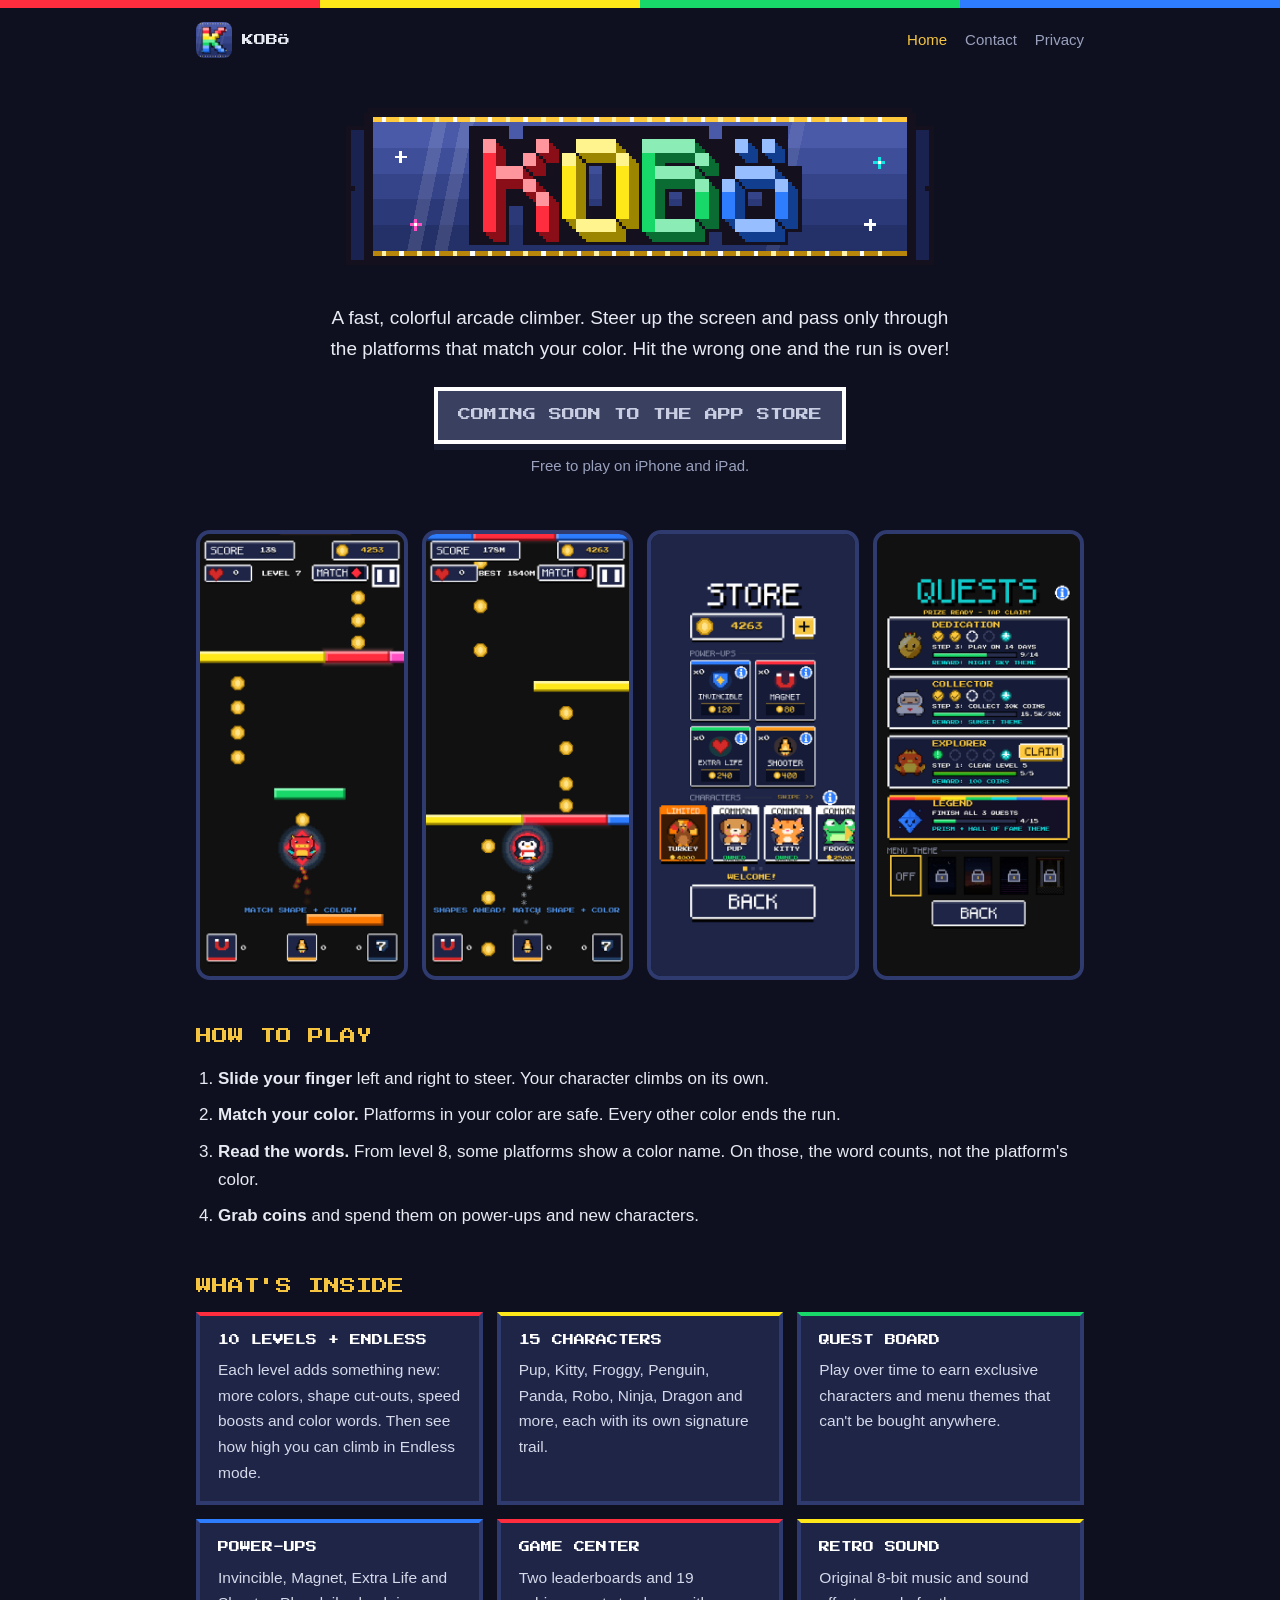
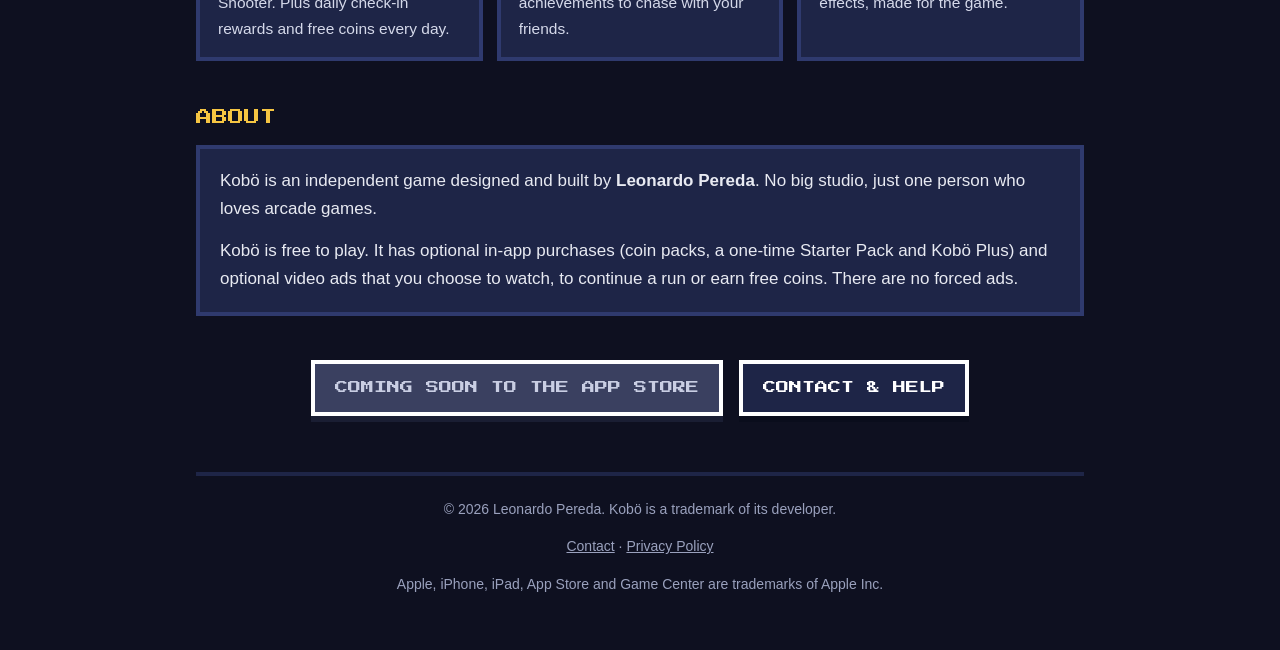
<file: index.html>
<!doctype html>
<html lang="en">
<head>
<meta charset="utf-8">
<meta name="viewport" content="width=device-width, initial-scale=1">
<title>Kobö: Match the Color. Keep Climbing</title>
<meta name="description" content="Kobö is a fast, colorful retro arcade climber for iPhone and iPad. Match your color, dodge the rest, collect characters and climb as high as you can.">
<meta property="og:title" content="Kobö: Match the Color. Keep Climbing">
<meta property="og:description" content="A fast, colorful retro arcade climber for iPhone and iPad.">
<meta property="og:image" content="https://kobogame.github.io/assets/icon-512.png">
<link rel="icon" href="assets/favicon.png">
<link rel="apple-touch-icon" href="assets/icon-180.png">
<link rel="stylesheet" href="site.css">
</head>
<body>
<div class="stripe"></div>
<div class="wrap">
  <nav>
    <a class="brand" href="./"><img src="assets/icon-180.png" alt="">KOBÖ</a>
    <div class="links"><a href="./" aria-current="page">Home</a><a href="contact.html">Contact</a><a href="privacy.html">Privacy</a></div>
  </nav>

  <header class="hero">
    <img class="logo" src="assets/logo.png" width="1240" height="354" alt="Kobö">
    <p class="tag">A fast, colorful arcade climber. Steer up the screen and pass only through the platforms that match your color. Hit the wrong one and the run is over!</p>
    <div class="cta">
      <a class="btn soon" data-appstore>COMING SOON TO THE APP STORE</a>
    </div>
    <p class="muted">Free to play on iPhone and iPad.</p>
  </header>

  <div class="shots">
    <img src="assets/shot-play.png" width="440" height="956" alt="Kobö gameplay: a ball climbing through colored platforms" loading="lazy">
    <img src="assets/shot-endless.png" width="440" height="956" alt="Endless mode" loading="lazy">
    <img src="assets/shot-store.png" width="440" height="956" alt="The Store with collectible characters" loading="lazy">
    <img src="assets/shot-quests.png" width="440" height="956" alt="The Quest Board" loading="lazy">
  </div>

  <h2>HOW TO PLAY</h2>
  <ol class="how">
    <li><strong>Slide your finger</strong> left and right to steer. Your character climbs on its own.</li>
    <li><strong>Match your color.</strong> Platforms in your color are safe. Every other color ends the run.</li>
    <li><strong>Read the words.</strong> From level 8, some platforms show a color name. On those, the word counts, not the platform's color.</li>
    <li><strong>Grab coins</strong> and spend them on power-ups and new characters.</li>
  </ol>

  <h2>WHAT'S INSIDE</h2>
  <div class="cards">
    <div class="card r"><h3>10 LEVELS + ENDLESS</h3><p>Each level adds something new: more colors, shape cut-outs, speed boosts and color words. Then see how high you can climb in Endless mode.</p></div>
    <div class="card y"><h3>15 CHARACTERS</h3><p>Pup, Kitty, Froggy, Penguin, Panda, Robo, Ninja, Dragon and more, each with its own signature trail.</p></div>
    <div class="card g"><h3>QUEST BOARD</h3><p>Play over time to earn exclusive characters and menu themes that can't be bought anywhere.</p></div>
    <div class="card b"><h3>POWER-UPS</h3><p>Invincible, Magnet, Extra Life and Shooter. Plus daily check-in rewards and free coins every day.</p></div>
    <div class="card r"><h3>GAME CENTER</h3><p>Two leaderboards and 19 achievements to chase with your friends.</p></div>
    <div class="card y"><h3>RETRO SOUND</h3><p>Original 8-bit music and sound effects, made for the game.</p></div>
  </div>

  <h2>ABOUT</h2>
  <div class="panel">
    <p>Kobö is an independent game designed and built by <strong>Leonardo Pereda</strong>. No big studio, just one person who loves arcade games.</p>
    <p style="margin:0">Kobö is free to play. It has optional in-app purchases (coin packs, a one-time Starter Pack and Kobö Plus) and optional video ads that you choose to watch, to continue a run or earn free coins. There are no forced ads.</p>
  </div>

  <section data-donate-section hidden>
    <h2>SUPPORT THE GAME</h2>
    <div class="panel center">
      <p>Enjoying Kobö? A small tip helps pay for new levels, characters and music. It's completely optional and doesn't unlock anything in the game.</p>
      <a class="btn" data-donate href="#" rel="noopener">TIP THE DEVELOPER</a>
    </div>
  </section>

  <div class="cta" style="margin-top:44px">
    <a class="btn soon" data-appstore>COMING SOON TO THE APP STORE</a>
    <a class="btn navy" href="contact.html">CONTACT &amp; HELP</a>
  </div>

  <footer>
    <p>© 2026 Leonardo Pereda. Kobö is a trademark of its developer.</p>
    <p><a href="contact.html">Contact</a> · <a href="privacy.html">Privacy Policy</a></p>
    <p>Apple, iPhone, iPad, App Store and Game Center are trademarks of Apple Inc.</p>
  </footer>
</div>
<script src="site.js"></script>
</body>
</html>
</file>
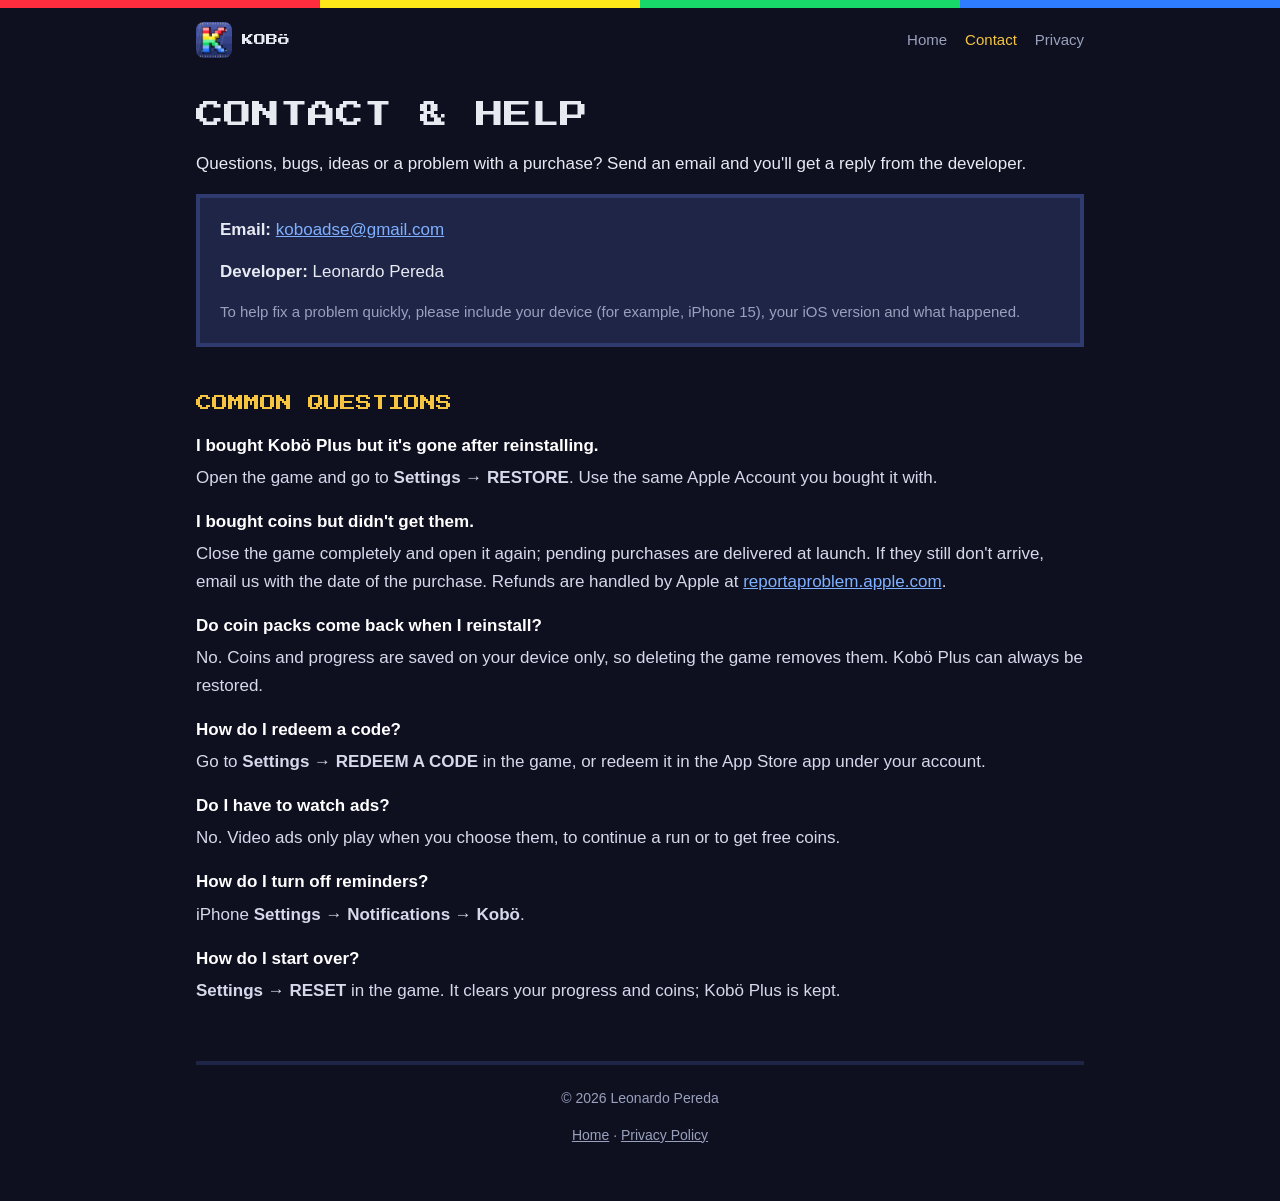
<file: contact.html>
<!doctype html>
<html lang="en">
<head>
<meta charset="utf-8">
<meta name="viewport" content="width=device-width, initial-scale=1">
<title>Kobö: Contact and Help</title>
<meta name="description" content="Contact the developer of Kobö and find answers to common questions about purchases, progress and ads.">
<link rel="icon" href="assets/favicon.png">
<link rel="stylesheet" href="site.css">
</head>
<body>
<div class="stripe"></div>
<div class="wrap">
  <nav>
    <a class="brand" href="./"><img src="assets/icon-180.png" alt="">KOBÖ</a>
    <div class="links"><a href="./">Home</a><a href="contact.html" aria-current="page">Contact</a><a href="privacy.html">Privacy</a></div>
  </nav>

  <h1 style="margin-top:22px">CONTACT &amp; HELP</h1>
  <p>Questions, bugs, ideas or a problem with a purchase? Send an email and you'll get a reply from the developer.</p>

  <div class="panel">
    <p><strong>Email:</strong> <a href="mailto:koboadse@gmail.com?subject=Kob%C3%B6%20support">koboadse@gmail.com</a></p>
    <p><strong>Developer:</strong> Leonardo Pereda</p>
    <p style="margin:0" class="muted">To help fix a problem quickly, please include your device (for example, iPhone 15), your iOS version and what happened.</p>
  </div>

  <h2>COMMON QUESTIONS</h2>
  <dl class="faq">
    <dt>I bought Kobö Plus but it's gone after reinstalling.</dt>
    <dd>Open the game and go to <strong>Settings → RESTORE</strong>. Use the same Apple Account you bought it with.</dd>
    <dt>I bought coins but didn't get them.</dt>
    <dd>Close the game completely and open it again; pending purchases are delivered at launch. If they still don't arrive, email us with the date of the purchase. Refunds are handled by Apple at <a href="https://reportaproblem.apple.com">reportaproblem.apple.com</a>.</dd>
    <dt>Do coin packs come back when I reinstall?</dt>
    <dd>No. Coins and progress are saved on your device only, so deleting the game removes them. Kobö Plus can always be restored.</dd>
    <dt>How do I redeem a code?</dt>
    <dd>Go to <strong>Settings → REDEEM A CODE</strong> in the game, or redeem it in the App Store app under your account.</dd>
    <dt>Do I have to watch ads?</dt>
    <dd>No. Video ads only play when you choose them, to continue a run or to get free coins.</dd>
    <dt>How do I turn off reminders?</dt>
    <dd>iPhone <strong>Settings → Notifications → Kobö</strong>.</dd>
    <dt>How do I start over?</dt>
    <dd><strong>Settings → RESET</strong> in the game. It clears your progress and coins; Kobö Plus is kept.</dd>
  </dl>

  <footer>
    <p>© 2026 Leonardo Pereda</p>
    <p><a href="./">Home</a> · <a href="privacy.html">Privacy Policy</a></p>
  </footer>
</div>
</body>
</html>
</file>
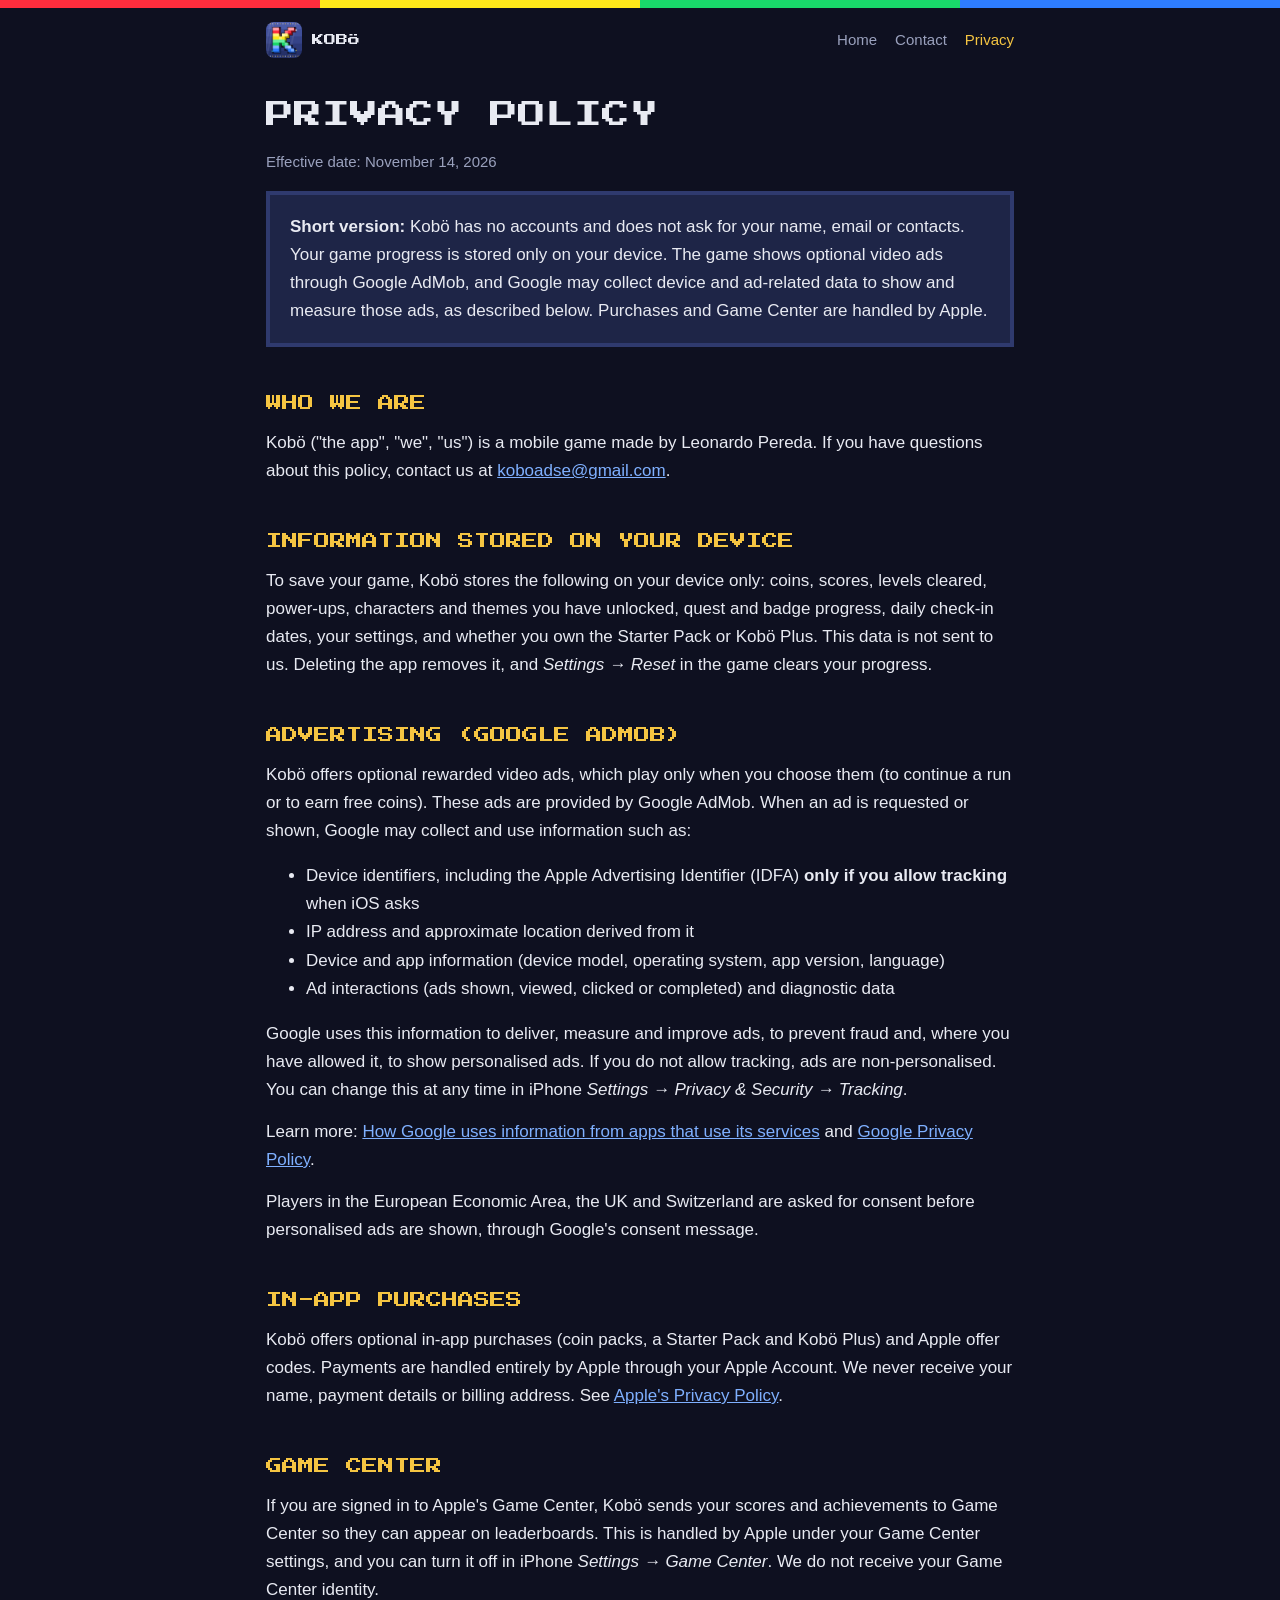
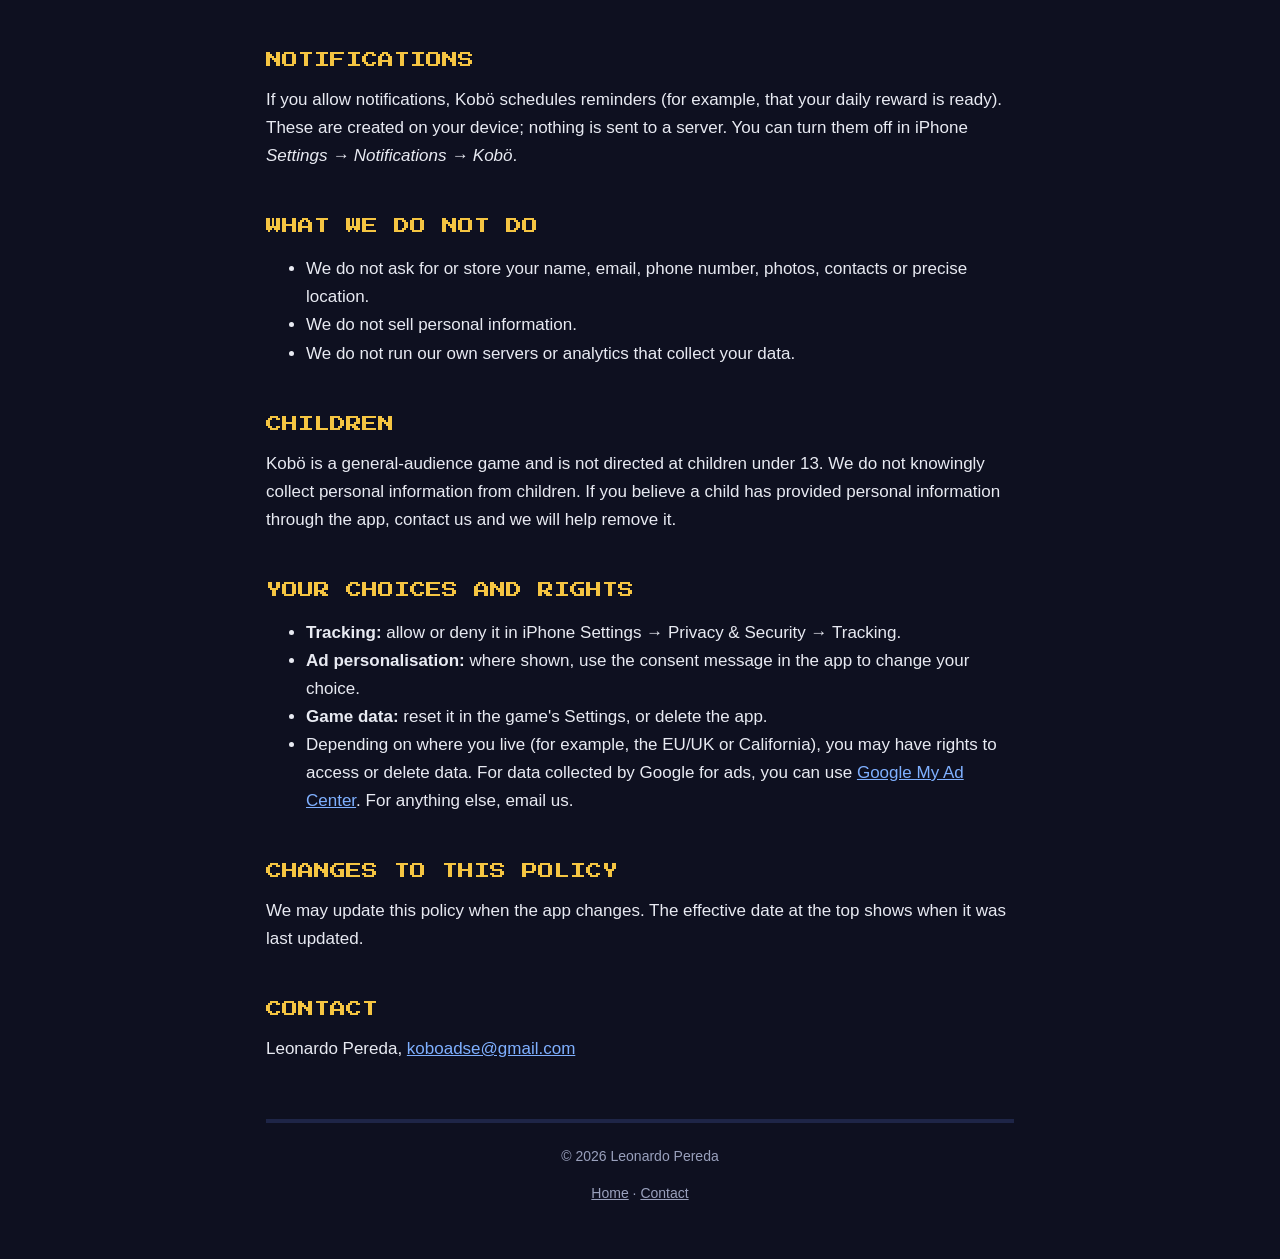
<file: privacy.html>
<!doctype html>
<html lang="en">
<head>
<meta charset="utf-8">
<meta name="viewport" content="width=device-width, initial-scale=1">
<title>Kobö: Privacy Policy</title>
<link rel="icon" href="assets/favicon.png">
<link rel="stylesheet" href="site.css">
</head>
<body>
<div class="stripe"></div>
<div class="wrap" style="max-width:780px">
  <nav>
    <a class="brand" href="./"><img src="assets/icon-180.png" alt="">KOBÖ</a>
    <div class="links"><a href="./">Home</a><a href="contact.html">Contact</a><a href="privacy.html" aria-current="page">Privacy</a></div>
  </nav>

  <h1 style="margin-top:22px">PRIVACY POLICY</h1>
  <p class="muted">Effective date: November 14, 2026</p>

  <div class="panel">
    <strong>Short version:</strong> Kobö has no accounts and does not ask for your name, email or contacts. Your game progress is stored only on your device. The game shows optional video ads through Google AdMob, and Google may collect device and ad-related data to show and measure those ads, as described below. Purchases and Game Center are handled by Apple.
  </div>

  <h2>WHO WE ARE</h2>
  <p>Kobö ("the app", "we", "us") is a mobile game made by Leonardo Pereda. If you have questions about this policy, contact us at <a href="mailto:koboadse@gmail.com">koboadse@gmail.com</a>.</p>

  <h2>INFORMATION STORED ON YOUR DEVICE</h2>
  <p>To save your game, Kobö stores the following on your device only: coins, scores, levels cleared, power-ups, characters and themes you have unlocked, quest and badge progress, daily check-in dates, your settings, and whether you own the Starter Pack or Kobö Plus. This data is not sent to us. Deleting the app removes it, and <em>Settings → Reset</em> in the game clears your progress.</p>

  <h2>ADVERTISING (GOOGLE ADMOB)</h2>
  <p>Kobö offers optional rewarded video ads, which play only when you choose them (to continue a run or to earn free coins). These ads are provided by Google AdMob. When an ad is requested or shown, Google may collect and use information such as:</p>
  <ul>
    <li>Device identifiers, including the Apple Advertising Identifier (IDFA) <strong>only if you allow tracking</strong> when iOS asks</li>
    <li>IP address and approximate location derived from it</li>
    <li>Device and app information (device model, operating system, app version, language)</li>
    <li>Ad interactions (ads shown, viewed, clicked or completed) and diagnostic data</li>
  </ul>
  <p>Google uses this information to deliver, measure and improve ads, to prevent fraud and, where you have allowed it, to show personalised ads. If you do not allow tracking, ads are non-personalised. You can change this at any time in iPhone <em>Settings → Privacy &amp; Security → Tracking</em>.</p>
  <p>Learn more: <a href="https://policies.google.com/technologies/partner-sites">How Google uses information from apps that use its services</a> and <a href="https://policies.google.com/privacy">Google Privacy Policy</a>.</p>
  <p>Players in the European Economic Area, the UK and Switzerland are asked for consent before personalised ads are shown, through Google's consent message.</p>

  <h2>IN-APP PURCHASES</h2>
  <p>Kobö offers optional in-app purchases (coin packs, a Starter Pack and Kobö Plus) and Apple offer codes. Payments are handled entirely by Apple through your Apple Account. We never receive your name, payment details or billing address. See <a href="https://www.apple.com/legal/privacy/">Apple's Privacy Policy</a>.</p>

  <h2>GAME CENTER</h2>
  <p>If you are signed in to Apple's Game Center, Kobö sends your scores and achievements to Game Center so they can appear on leaderboards. This is handled by Apple under your Game Center settings, and you can turn it off in iPhone <em>Settings → Game Center</em>. We do not receive your Game Center identity.</p>

  <h2>NOTIFICATIONS</h2>
  <p>If you allow notifications, Kobö schedules reminders (for example, that your daily reward is ready). These are created on your device; nothing is sent to a server. You can turn them off in iPhone <em>Settings → Notifications → Kobö</em>.</p>

  <h2>WHAT WE DO NOT DO</h2>
  <ul>
    <li>We do not ask for or store your name, email, phone number, photos, contacts or precise location.</li>
    <li>We do not sell personal information.</li>
    <li>We do not run our own servers or analytics that collect your data.</li>
  </ul>

  <h2>CHILDREN</h2>
  <p>Kobö is a general-audience game and is not directed at children under 13. We do not knowingly collect personal information from children. If you believe a child has provided personal information through the app, contact us and we will help remove it.</p>

  <h2>YOUR CHOICES AND RIGHTS</h2>
  <ul>
    <li><strong>Tracking:</strong> allow or deny it in iPhone Settings → Privacy &amp; Security → Tracking.</li>
    <li><strong>Ad personalisation:</strong> where shown, use the consent message in the app to change your choice.</li>
    <li><strong>Game data:</strong> reset it in the game's Settings, or delete the app.</li>
    <li>Depending on where you live (for example, the EU/UK or California), you may have rights to access or delete data. For data collected by Google for ads, you can use <a href="https://myadcenter.google.com/">Google My Ad Center</a>. For anything else, email us.</li>
  </ul>

  <h2>CHANGES TO THIS POLICY</h2>
  <p>We may update this policy when the app changes. The effective date at the top shows when it was last updated.</p>

  <h2>CONTACT</h2>
  <p>Leonardo Pereda, <a href="mailto:koboadse@gmail.com">koboadse@gmail.com</a></p>

  <footer>
    <p>© 2026 Leonardo Pereda</p>
    <p><a href="./">Home</a> · <a href="contact.html">Contact</a></p>
  </footer>
</div>
</body>
</html>
</file>
<file: site.css>
/* Kobö website: shared styles. Colours come from the game (navy banner, rainbow letters, gold coins). */
@font-face { font-family: "Press Start 2P"; src: url("assets/PressStart2P-Regular.ttf") format("truetype"); font-display: swap; }
:root { --bg:#0E1020; --panel:#1E2547; --panel-edge:#2F3A6E; --text:#E8EAF2; --muted:#9AA1BD; --gold:#F5C542; --gold-dk:#8A6A10;
        --red:#FF2D3D; --yellow:#FFE81A; --green:#19D86A; --blue:#2E7DFF; --ink:#111111; }
* { box-sizing: border-box; }
html { scroll-behavior: smooth; }
body { margin:0; background:var(--bg); color:var(--text); font:17px/1.65 -apple-system, BlinkMacSystemFont, "Segoe UI", Roboto, Helvetica, Arial, sans-serif; }
.stripe { height:8px; background:linear-gradient(90deg,var(--red) 0 25%,var(--yellow) 25% 50%,var(--green) 50% 75%,var(--blue) 75%); }
.wrap { max-width:920px; margin:0 auto; padding:0 16px; }
nav { display:flex; align-items:center; justify-content:space-between; gap:12px; padding:14px 0; flex-wrap:wrap; }
nav .brand { display:flex; align-items:center; gap:10px; color:var(--text); text-decoration:none; font:12px "Press Start 2P", monospace; }
nav .brand img { width:36px; height:36px; border-radius:8px; }
nav .links { display:flex; gap:18px; flex-wrap:wrap; }
nav .links a { color:var(--muted); text-decoration:none; font-size:15px; }
nav .links a:hover, nav .links a[aria-current="page"] { color:var(--gold); }
h1, h2, .px { font-family:"Press Start 2P", monospace; font-weight:400; line-height:1.5; }
h1 { font-size:clamp(18px, 4.2vw, 28px); margin:0 0 14px; }
h2 { font-size:clamp(13px, 3vw, 16px); color:var(--gold); margin:44px 0 14px; }
p { margin:0 0 14px; }
a { color:#7FB0FF; }
.muted { color:var(--muted); font-size:15px; }
.hero { text-align:center; padding:26px 0 8px; }
.hero .logo { width:min(620px, 100%); height:auto; image-rendering:pixelated; }
.hero p.tag { font-size:19px; max-width:620px; margin:18px auto 22px; }
.btn { display:inline-block; font:13px "Press Start 2P", monospace; text-decoration:none; line-height:1.6; padding:14px 20px; border:4px solid #fff; color:var(--ink);
       background:var(--gold); box-shadow:0 6px 0 var(--gold-dk); transition:transform .06s, box-shadow .06s; }
.btn:hover { transform:translateY(2px); box-shadow:0 4px 0 var(--gold-dk); }
.btn:active { transform:translateY(6px); box-shadow:none; }
.btn.red { background:var(--red); color:#fff; box-shadow:0 6px 0 #8A0E18; }
.btn.navy { background:var(--panel); color:#fff; box-shadow:0 6px 0 #0A0D1C; }
.btn.soon { background:#3A4060; color:#C9CEE3; box-shadow:0 6px 0 #1A1E33; cursor:default; }
.btn.soon:hover, .btn.soon:active { transform:none; box-shadow:0 6px 0 #1A1E33; }
.cta { display:flex; gap:16px; justify-content:center; flex-wrap:wrap; margin:6px 0 10px; }
.shots { display:grid; grid-template-columns:repeat(4, 1fr); gap:14px; margin:30px 0 6px; }
.shots img { width:100%; height:auto; border:4px solid var(--panel-edge); border-radius:14px; background:#000; }
.cards { display:grid; grid-template-columns:repeat(auto-fit, minmax(250px, 1fr)); gap:14px; }
.card { background:var(--panel); border:4px solid var(--panel-edge); padding:16px 18px; }
.card h3 { font:11px/1.6 "Press Start 2P", monospace; margin:0 0 8px; color:#fff; }
.card p { margin:0; font-size:15.5px; color:#D5D9EA; }
.card.r { border-top-color:var(--red); } .card.y { border-top-color:var(--yellow); } .card.g { border-top-color:var(--green); } .card.b { border-top-color:var(--blue); }
ol.how { padding-left:22px; } ol.how li { margin-bottom:8px; }
.panel { background:var(--panel); border:4px solid var(--panel-edge); padding:18px 20px; margin:16px 0; }
.center { text-align:center; }
footer { margin-top:56px; padding:22px 0 40px; border-top:4px solid var(--panel); color:var(--muted); font-size:14px; text-align:center; }
footer a { color:var(--muted); }
dl.faq dt { font-weight:700; margin-top:16px; color:#fff; } dl.faq dd { margin:4px 0 0; color:#D5D9EA; }
[hidden] { display:none !important; }
@media (max-width:640px) { .shots { grid-template-columns:repeat(2, 1fr); } body { font-size:16px; } .btn { font-size:11px; } }
@media (prefers-reduced-motion: reduce) { html { scroll-behavior:auto; } .btn { transition:none; } }
</file>
